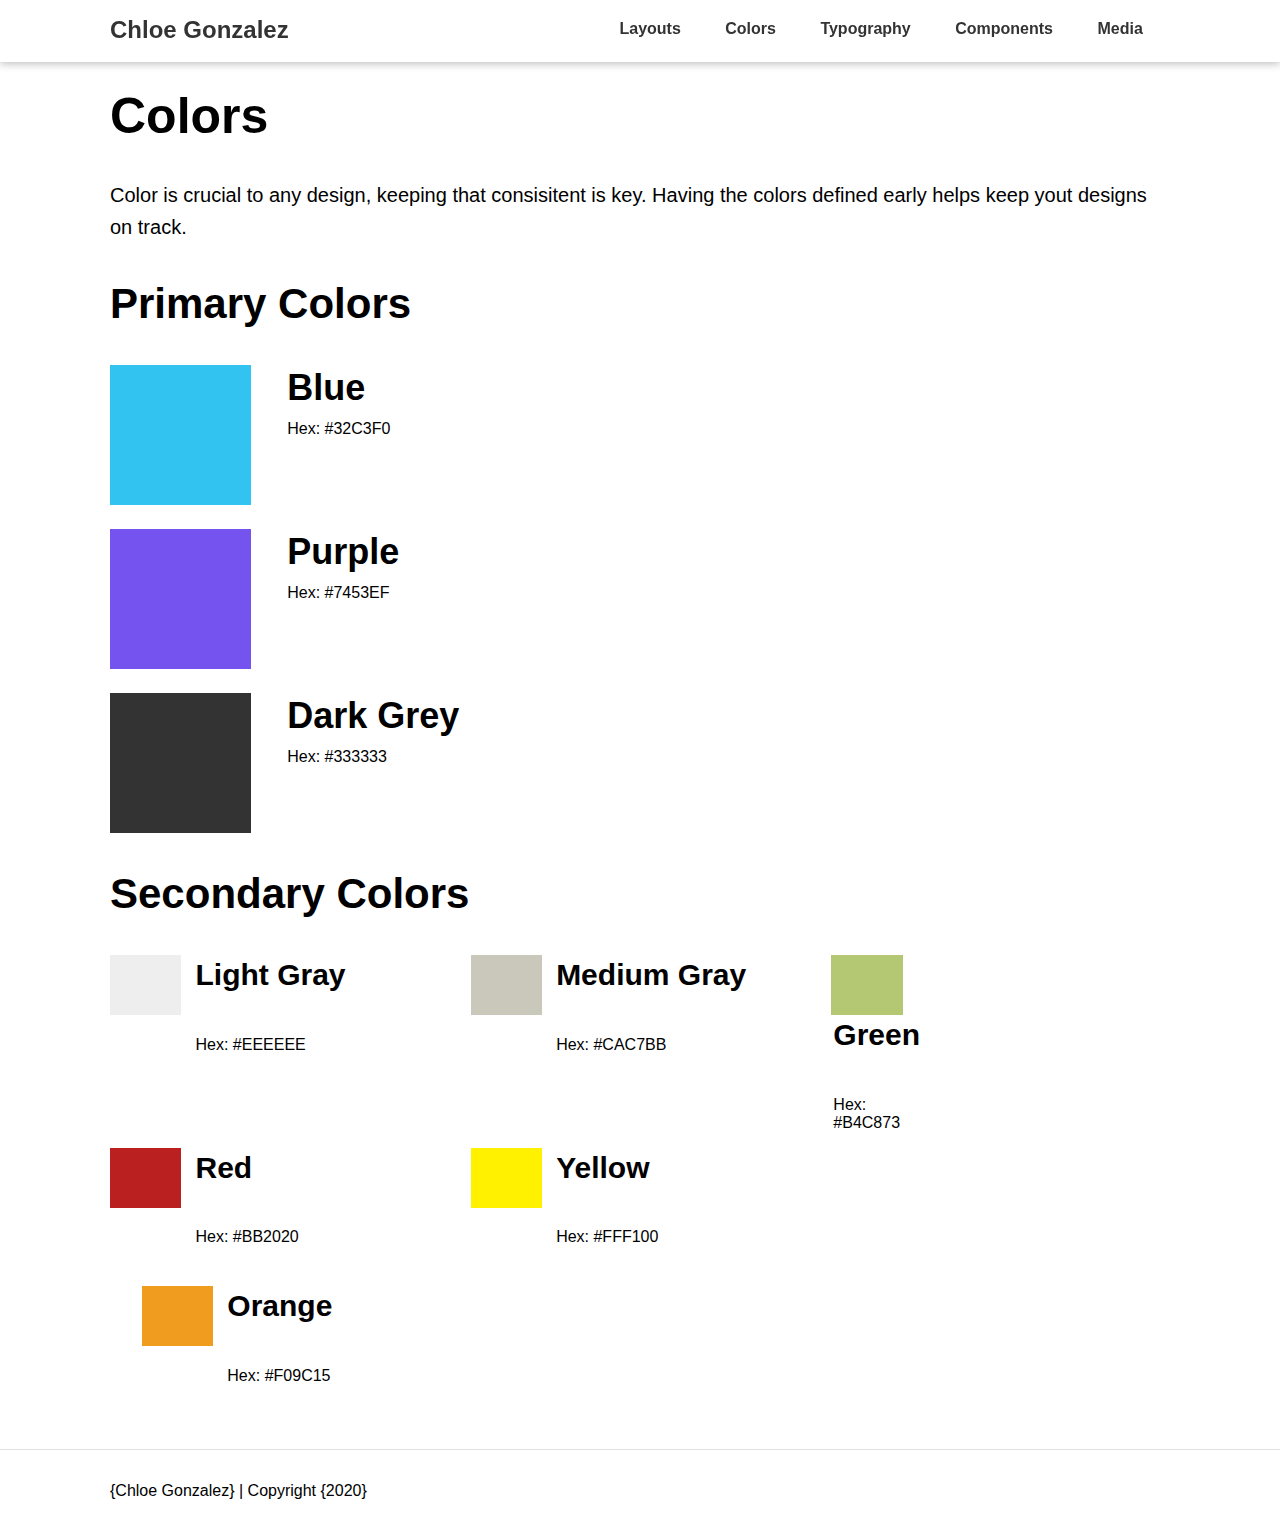
<file: colors.html>
<!DOCTYPE html>
<html lang="en">
<head>
    
    <!-- Basic Page Needs
--------------------------------------------- -->
    <meta charset="utf-8">
    <title>{Your Name} - Colors</title>
    
    <! -- Mobile Specific Needs
    ----------------------------------------------------- -->
    <meta name="viewport" content="width=device-width, initial-scale=1">
    
    <!-- CSS
-------------------------------------------------------- -->
    <link rel="stylesheet" href="css/normalize.css">
    <link rel="stylesheet" href="css/style.css">
    
    </head>
    
    <body class="colors">
    
        <nav>
            <div class="container">
            <div class="logo four columns">
                <a href="/">Chloe Gonzalez</a>
                </div>
                <div class="topnav eight columns">
                    <ul>
                        <li><a href="layouts.html">Layouts</a></li>
                        <li><a href="colors.html" class="active">Colors</a></li>
                        <li><a href="typography.html">Typography</a></li>
                        <li><a href="components.html">Components</a></li>
                        <li><a href="media.html">Media</a></li>
                        <li class="mobile"><a><span style="cursor:pointer" onclick="openNav()">&#9776;Menu</span></a></li>
                    </ul>
                </div>
            </div>
        </nav>
        
        <div id="slidevav" class="slidenav">
            <a href="javascript:void(0)" class="closebtn" onclick="closeNav()">&times;</a>
            <a href="layouts.html">Layouts</a>
            <a href="colors.html">Colors</a>
            <a href="typography.html">Typography</a>
            <a href="components.html">Components</a>
            <a href="media.html">Media</a>
        </div>
        
        <!-- Primary Page Layout
-------------------------------------------------- -->
        <div class="container">
            
            <ul class="bradcrumb">
                <li><a href="/">Home</a></li>
                <li>Colors</li>
            </ul>
            
            <h1>Colors</h1>
            <p Class="lead">Color is crucial to any design, keeping that consisitent is key. Having the colors defined early helps keep yout designs on track.</p>
            <h2>Primary  Colors</h2>
            <div class="row primary">
                <div class="two columns">
                    <div class="color primary-1">
                    </div>
                </div>
                <div class="ten columns">
                    <h3>Blue</h3>
                    <p>Hex: #32C3F0</p>
                </div>
            </div>
            
            <div class="row primary">
                <div class="two columns">
                    <div class="color primary-2">
                    </div>
                </div>
                <div class="ten columns">
                    <h3>Purple</h3>
                    <p>Hex: #7453EF</p>
                </div>
            </div>
            
            <div class="row primary">
                <div class="two columns">
                    <div class="color primary-3">
                    </div>
                </div>
                <div class="ten columns">
                    <h3>Dark Grey</h3>
                    <p>Hex: #333333</p>
                </div>
            </div>
            
            <h2>Secondary Colors</h2>
            <div class="row">
                <div class="four columns">
                    <div class="three columns">
                        <div class="color secondary-1"></div>
                    </div>
                    <div class="eight columns">
                        <h4>Light Gray</h4>
                        <p>Hex: #EEEEEE</p>
                    </div>
                </div>
                
                <div class="four columns">
                    <div class="three columns">
                        <div class="color secondary-2"></div>
                    </div>
                    <div class="eight columns">
                        <h4>Medium Gray</h4>
                        <p>Hex: #CAC7BB</p>
                    </div>
                </div>
                
                <div class="four columns">
                    <div class="three columns">
                        <div class="color secondary-3">
                        </div>
                        <div class="eigt columns">
                            <h4>Green</h4>
                            <p>Hex: #B4C873</p>
                    </div>
                </div>
            </div>
                
                <div class="row">
                    <div class="four columns">
                        <div class="three columns">
                            <div class="color secondary-4"></div>
                        </div>
                        <div class="eight columns">
                            <h4>Red</h4>
                            <p>Hex: #BB2020</p>
                        </div>
                    </div>
                    
                    <div class="four columns">
                        <div class="three columns">
                            <div class="color secondary-5"></div>
                        </div>
                        <div class="eight columns">
                            <h4>Yellow</h4>
                            <p>Hex: #FFF100</p>
                        </div>
                    </div>
                </div>
                
                <div class="four columns">
                    <div class="three columns">
                        <div class="color secondary-6"></div>
                    </div>
                    <div class="eight columns">
                        <h4>Orange</h4>
                        <p>Hex: #F09C15</p>
                    </div>
                </div>
            </div>
        </div>
        
        <footer>
            <div class="container">
                <p>{Chloe Gonzalez}   |   Copyright {2020}</p>
            </div>
        </footer>
        
        <!-- End Document
----------------------------------------------------------- -->
        
        <script scr="./script.js"></script>
        
    </body>
</html>
</file>
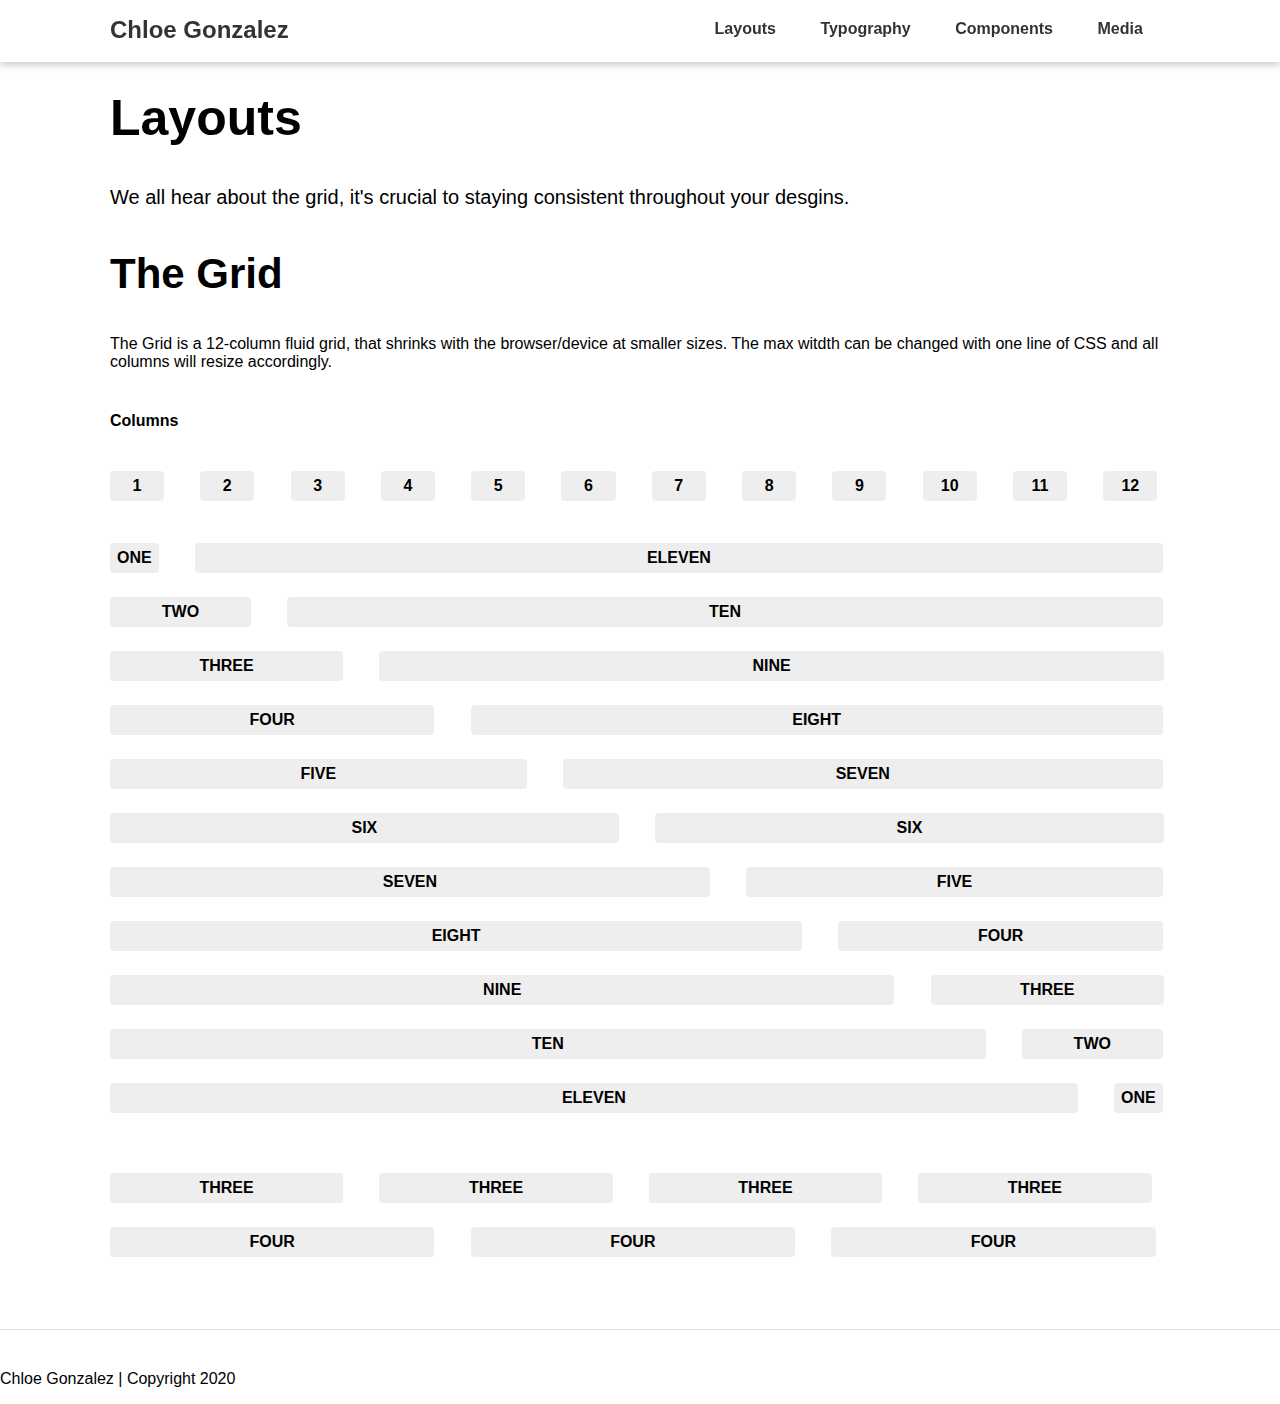
<file: layouts.html>
<!DOCTYPE html>
<html lang="en">
<head>

  <!-- Basic Page Needs
  –––––––––––––––––––––––––––––––––––––––––––––––––– -->
  <meta charset="utf-8">
  <title>{Chloe Gonzalez} - Layouts</title>

  <!-- Mobile Specific Metas
  –––––––––––––––––––––––––––––––––––––––––––––––––– -->
  <meta name="viewport" content="width=device-width, initial-scale=1">

  <!-- CSS
  –––––––––––––––––––––––––––––––––––––––––––––––––– -->
  <link rel="stylesheet" href="css/normalize.css">
  <link rel="stylesheet" href="css/style.css">

</head>
<body class="layouts">

  <nav>
  <div class="container">
  	<div class="logo four columns">
	  	<a href="/">Chloe Gonzalez</a>
      </div>
      <div class="topnav eight columns">
          <ul>
              <li><a href="layouts.html" class="active">Layouts</a></li>
              <li><a href="colors.html">Typography</a></li>
              <li><a href="components.html">Components</a></li>
              <li><a href="media.html">Media</a></li>
              <li class="mobile"><a><span style="cursor:pointer" onclick="openNav()">&#9776; Menu</span></a></li>
          </ul>
      </div>
      </div>
    </nav>
	    
    <div id="slidenav" class="slidenav">
        <a href="javascript:void(0)" class="closebtn" onclick="closeNav()">&times;</a>
        <a href="layouts.html">Layouts</a>
        <a href="colors.html">Colors</a>
        <a href="typography.html">Typography</a>
        <a href="components.html">Media</a>
    </div>
    
    <!-- Primary Page Layout
----------------------------------------------------- -->
    <div class="container">
        
        <ul class="breadcrumb">
            <li><a href="/">Home</a></li>
            <li>Layouts</li>
        </ul>
        <h1>Layouts</h1>
        <p class="lead">We all hear about the grid, it's crucial to staying consistent throughout your desgins.</p>
        
        <h2>The Grid</h2>
        <p>The Grid is a 12-column fluid grid, that shrinks with the browser/device at smaller sizes. The max witdth can be changed with one line of CSS and all columns will resize accordingly.</p>
    
    <div class="example-grid docs-example">
        <h6>Columns</h6>
        <div class="row">
            <div class="one columns">1</div>
            <div class="one columns">2</div>
            <div class="one columns">3</div>
            <div class="one columns">4</div>
            <div class="one columns">5</div>
            <div class="one columns">6</div>
            <div class="one columns">7</div>
            <div class="one columns">8</div>
            <div class="one columns">9</div>
            <div class="one columns">10</div>
            <div class="one columns">11</div>
            <div class="one columns">12</div>
        </div>
        <br>
        <div class="row">
        <div class="one column">One</div>
            <div class="eleven columns">Eleven</div>
        </div>
        <div class="row">
            <div class="two columns">Two</div>
            <div class="ten columns">Ten</div>
        </div>
        <div class="row">
            <div class="three columns">Three</div>
            <div class="nine columns">Nine</div>
        </div>
        <div class="row">
            <div class="four columns">Four</div>
            <div class="eight columns">Eight</div>
        </div>
        <div class="row">
            <div class="five columns">Five</div>
            <div class="seven columns">Seven</div>
        </div>
        <div class="row">
            <div class="six columns">Six</div>
            <div class="six columns">Six</div>
        </div>
        <div class="row">
            <div class="seven columns">Seven</div>
            <div class="five columns">Five</div>
        </div>
        <div class="row">
            <div class="eight columns">Eight</div>
            <div class="four columns">Four</div>
        </div>
        <div class="row">
            <div class="nine columns">Nine</div>
            <di class="three columns">Three</di>
        </div>
        <div class="row">
            <div class="ten columns">Ten</div>
            <div class="two columns">Two</div>
        </div>
        <div class="row">
            <div class="eleven columns">Eleven</div>
            <div class="one column">One</div>
        </div>
        <br>
        <br>
        <div class="row">
            <div class="three columns">Three</div>
            <div class="three columns">Three</div>
            <div class="three columns">Three</div>
            <div class="three columns">Three</div>
        </div>
        <div class="row">
            <div class="four columns">Four</div>
            <div class="four columns">Four</div>
            <div class="four columns">Four</div>
        </div>
    </div>
	</div>
    <footer>
        <div class="containter">
            <p>Chloe Gonzalez   |      Copyright  2020</p>
        </div>
    </footer>
    
    <!--- End Document
    -------------------------------------------- -->
    
    <script src="./script.js"></script>
    </body>
</html>
</file>
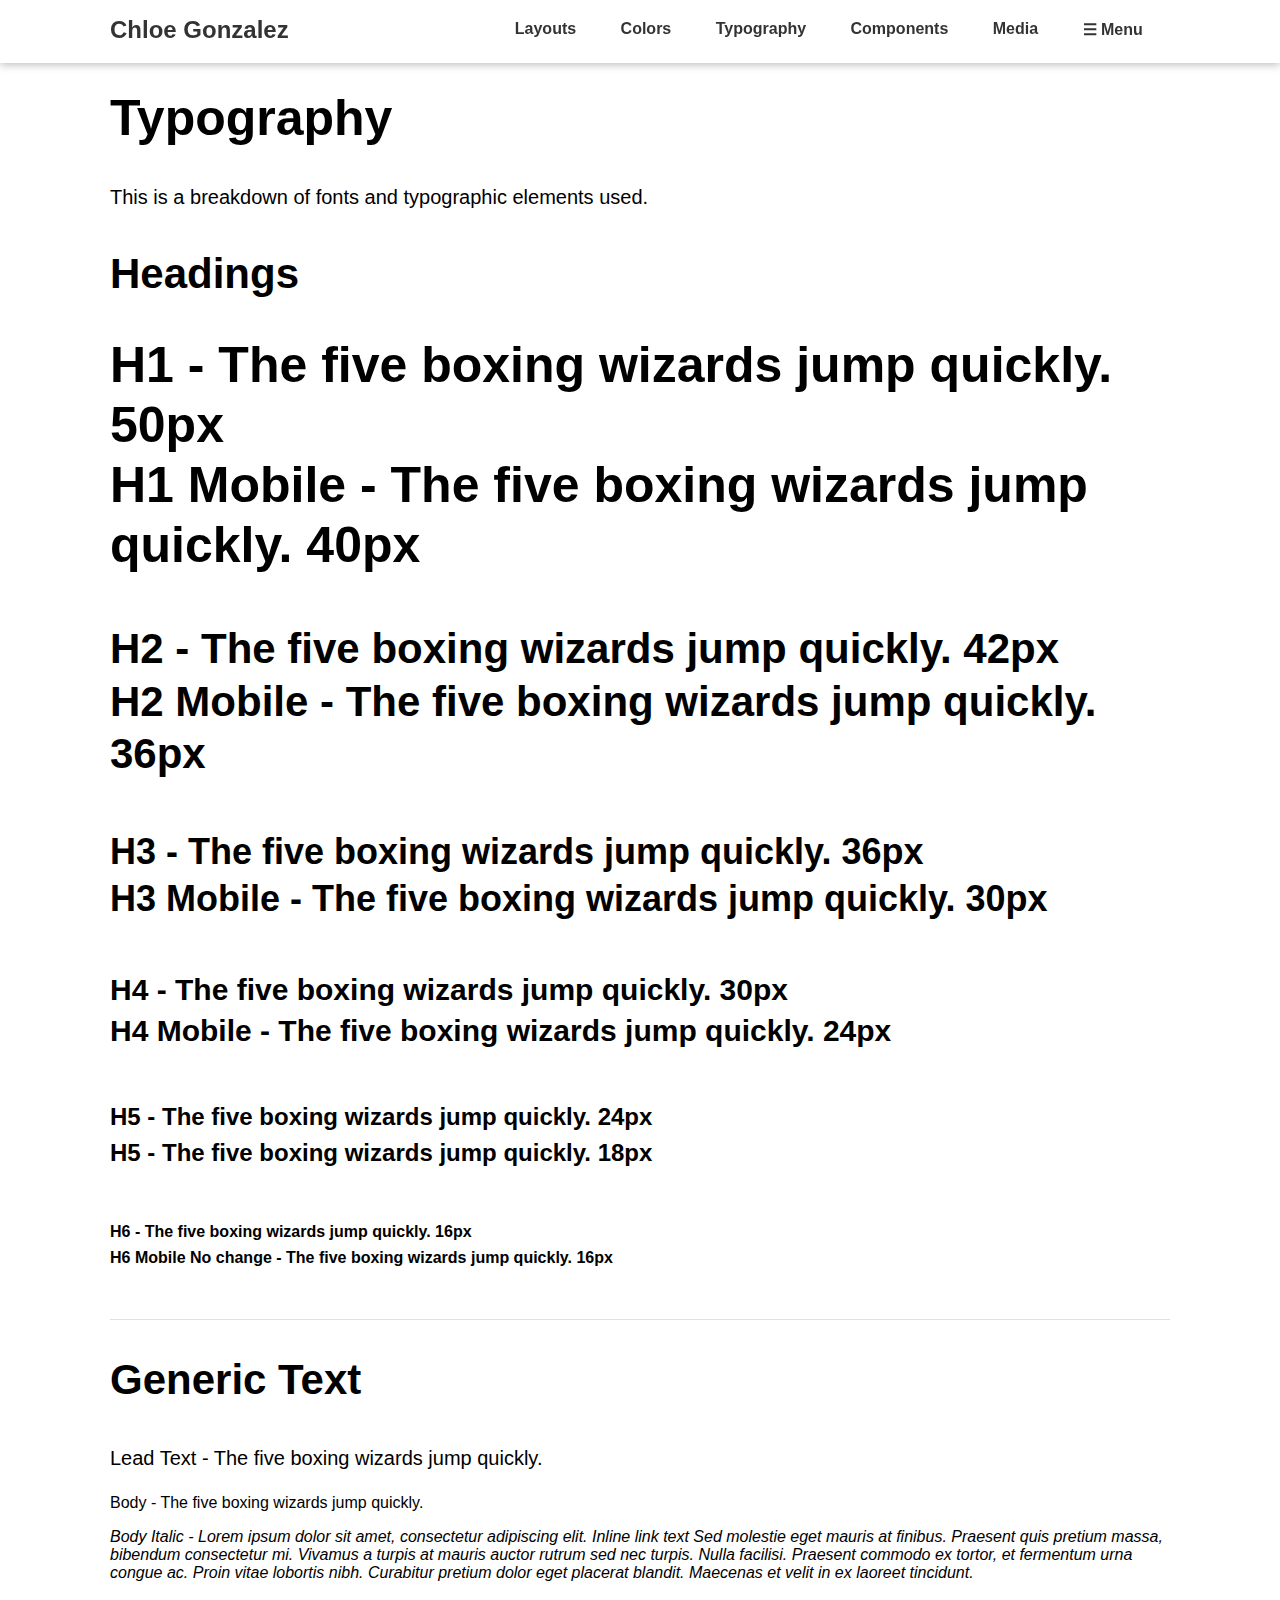
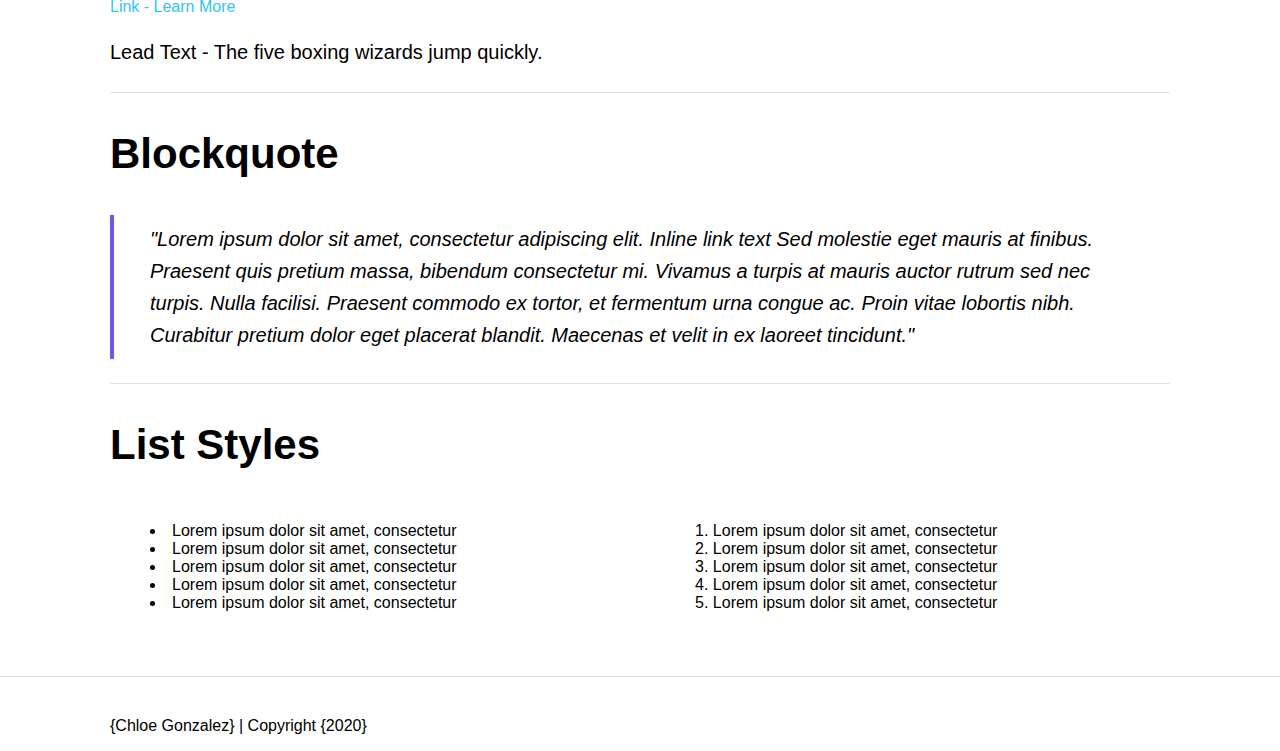
<file: typography.html>
<!DOCTYPE html>
<html lang="en">
<head>
    
<!-- Basic Page Needs
---------------------------------------- -->
<meta charset="utf-8">
<title>{Chloe Gonzalez} - Colors</title>
    
<!-- Mobile Specific Metas
---------------------------------------- -->
<meta name="viewport" content="width=device-width, initial-scale=1">
    
<!-- CSS
---------------------------------------- -->
<link rel="stylesheet" href="css/normalize.css">
<link rel="stylesheet" href="css/style.css">
    
</head>
    
<body class="typography">
    
    <nav>
        <div class="container">
            <div class="logo four columns">
                <a href="/">Chloe Gonzalez</a>
            </div>
            <div class="topnav eight columns">
                <ul>
                    <li><a href="layouts.html">Layouts</a></li>
                    <li><a href="colors.html">Colors</a></li>
                    <li><a href="typography.html" class="active">Typography</a></li>
                    <li><a href="components.html">Components</a></li>
                    <li><a href="media.html">Media</a></li>
                    <li class="moblie"><a><span style="cursor:pointer" onclick="openNav()">&#9776; Menu</span></a></li>
                </ul>
            </div>
        </div>
    </nav>
    
    <!-- Primary Page Layout
--------------------------------------------------- -->
    <div class="container">
        
        <ul class="breadcrumb">
            <li><a href="/">Home</a></li>
            <li>Typography</li>
        </ul>
        
        <h1>Typography</h1>
        <p class="lead">This is a breakdown of fonts and typographic elements used.</p>
        
    <h2>Headings</h2>
    <div class="row">
        <h1>H1 - The five boxing wizards jump quickly. 50px</h1>
        <h1 class="mobile">H1 Mobile - The five boxing wizards jump quickly. 40px</h1>
    </div>
    <div class="row">
        <h2>H2 - The five boxing wizards jump quickly. 42px</h2>
        <h2 class="mobile">H2 Mobile - The five boxing wizards jump quickly. 36px</h2>
    </div>
    <div class="row">
        <h3>H3 - The five boxing wizards jump quickly. 36px</h3>
        <h3 class="mobile">H3 Mobile - The five boxing wizards jump quickly. 30px</h3>
    </div>
    <div class="row">
        <h4>H4 - The five boxing wizards jump quickly. 30px</h4>
        <h4 class="mobile">H4 Mobile - The five boxing wizards jump quickly. 24px</h4>
    </div>
    <div class="row">
        <h5>H5 - The five boxing wizards jump quickly. 24px</h5>
        <h5 class="mobile">H5 - The five boxing wizards jump quickly. 18px</h5>
    </div>
    <div class="row">
        <h6>H6 - The five boxing wizards jump quickly. 16px</h6>
        <h6 class="mobile">H6 Mobile No change - The five boxing wizards jump quickly. 16px</h6>
    </div>
        
    <hr>
    
    <h2>Generic Text</h2>
        
    <p class="lead">Lead Text - The five boxing wizards jump quickly.</p>
        
    <p>Body - The five boxing wizards jump quickly.</p>
    
    <p class="italic">Body Italic - Lorem ipsum dolor sit amet, consectetur adipiscing elit. Inline link text Sed molestie eget mauris at finibus. Praesent quis pretium massa, bibendum consectetur mi. Vivamus a turpis at mauris auctor rutrum sed nec turpis. Nulla facilisi. Praesent commodo ex tortor, et fermentum urna congue ac. Proin vitae lobortis nibh. Curabitur pretium dolor eget placerat blandit. Maecenas et velit in ex laoreet tincidunt.</p>
    
    <a href="#">Link - Learn More</a>
    
    <p class="lead">Lead Text - The five boxing wizards jump quickly.</p>
        
    <hr>
    
    <h2>Blockquote</h2>
    
    <blockquote>
        "Lorem ipsum dolor sit amet, consectetur adipiscing elit. Inline link text Sed molestie eget mauris at finibus. Praesent quis pretium massa, bibendum consectetur mi. Vivamus a turpis at mauris auctor rutrum sed nec turpis. Nulla facilisi. Praesent commodo ex tortor, et fermentum urna congue ac. Proin vitae lobortis nibh. Curabitur pretium dolor eget placerat blandit. Maecenas et velit in ex laoreet tincidunt."
        </blockquote>
        
        <hr>
        
    <h2>List Styles</h2>
        
    <div class="row">
        <div class="six columns">
            <ul>
                <li>Lorem ipsum dolor sit amet, consectetur</li>
                <li>Lorem ipsum dolor sit amet, consectetur</li>
                <li>Lorem ipsum dolor sit amet, consectetur</li>
                <li>Lorem ipsum dolor sit amet, consectetur</li>
                <li>Lorem ipsum dolor sit amet, consectetur</li>
            </ul>
        </div>
        <div class="six columns">
            <ol>
                <li>Lorem ipsum dolor sit amet, consectetur</li>
                <li>Lorem ipsum dolor sit amet, consectetur</li>
                <li>Lorem ipsum dolor sit amet, consectetur</li>
                <li>Lorem ipsum dolor sit amet, consectetur</li>
                <li>Lorem ipsum dolor sit amet, consectetur</li>
            </ol>
        </div>
    </div>
        
    </div>
    
    <footer>
        <div class="container">
            <p>{Chloe Gonzalez}  |  Copyright {2020}</p>
        </div>
    </footer>
    
    <!-- End Document
----------------------------------------------------- -->
    
    <script src="./script.js"></script>
    
</body>
</html>
</file>
<file: css/style.css>
.home {background: linear-gradient(180deg, #00C5FF 0%, #00C873 100%) no-repeat;color: #FFF;height: 100vh;margin: 0;}.home .container {padding-top: 40vh;text-align: center;}.home p {margin-bottom: 0;}.home h1 {margin-top: 0;}
/* Navigation
------------------------------------------ */
nav {
    position: fixed;
    background: #FFF;
    top: 0;
    left: 0;
    width: 100%;
    z-index: 1;
    box-shadow: 0 2px 8px 0 rgba(0,0,0,0.25);
}
nav a {
    color: #333;
    font-weight: bold;
}
nav .topnav li.mobile {
    display: none;
}
@media (max-width: 903px) {
    nav .topnav ul li {
        display:none;
    }
    nav .topnav ul li.mobile {
        display: inline-block;
    }
    nav .eight.columns,
    nav .four.columns {
        width: 48%;
    }}
    .logo {
        font-size: 24px;
        margin-top: 16px;
    }
    .logo a:hover {
        color: #7453EF;
        text-decoration: none;
    }
    .topnav {
        text-align: right;
    }
    .topnav ul {
        margin: 0;
        padding: 0;
    }
    .topnav ul li {
        display: inline-block;
        vertical-align:top;
    }
    .topnav a {
        padding: 20px;
        border-bottom: 4px solid #FFF;
        display: block;
        transition: background-color 0.8s ease;
    }
    .topnav a:hover {
        background: #7453EF;
        border-bottom: 4px solid #7453EF;
        color: #FFF;
        text-decoration: none;
    }
    .slidenav {
        height: 100%;
        width: 0;
        position: fixed;
        z-index: 1;
        top: 0;
        left: 0;
        background-color: #111;
        overflow-x: hidden;
        transition: 0.5;
        padding-top: 60px;
    }
    .slidenav a {
        padding: 8px 8px 8px 32px;
        text-decoration: none;
        color: #818181;
        display: block;
        transition: 0.3s;
    }
    .slidenav a:hover {
        color: #f1f1f1;
        text-decoration: none;
    }
    .slidenav .closebtn {
        position: absolute;
        top: 0;
        right: 25px;
        font-size: 36px;
        margin-left: 50px;
    }}
    @media screen and (max-height: 450px) {
        .slidenav {
            padding-top: 15px;
        }
        .slidenav a {
            font-size: 18px;
    }
}
    /* Breadcrumbs
    ------------------------------------------------- */
    ul.breadcrumb {
        padding: 10px 16px 10px 0;
        list-style: none;
    }
    ul.breadcrumb li {
        display: inline;
    }
    ul.breadcrumb li+li:before {
        padding: 8px;
        color: black;
        content: "/\00a0";
    }
    /* Grid
    ----------------------------------------- */
    .container {
        position: relative;
        max-width: 1060px;
        margin: 0 auto;
        padding: 0 20px;
    }
    .column,
    .columns {
        display: inline-block;
        vertical-align: top;
        margin-left: 3%;
    }
    .column:first-child,
    .columns:first-child {
        margin-left: 0;
    } 
    .one.column {
        width: 4.6%;
    }
    .one.columns {
        width: 5.1%
    }
    .two.columns {
        width: 13.3%;
    }
    .three.columns {
        width: 22%;
    }
    .four.columns {
        width: 30.6%;
    }
    .five.columns {
        width: 39.3%
    }
    .six.columns {
        width: 48%;
    }
    .seven.columns {
        width: 56.6%
    }
    .eight.columns {
        width: 65.3%;
    }
    .nine.columns {
        width: 74.0%;
    }
    .ten.columns {
        width: 82.6%;
    }
    .eleven.columns {
        width: 91.3%;
    }
    .twelve.columns {
        width: 100%;
        margin-left: 0;
    }
    @media (max-width: 550px) {
        .one.column,
        .one.columns,
        .two.columns,
        .three.columns,
        .four.columns,
        .five.columns,
        .six.columns,
        .seven.columns,
        .eight.columns,
        .nine.columns,
        .ten.columns,
        .eleven.columns,
        .twelve.columns {
            width: 100%;
        }
        .column,
        .columns {
            margin-left: 0%;
        }
    }
    .example-grid .column,
    .example-grid .columns {
        background: #EEE;
        text-align: center;
        border-radius: 4px;
        text-transform: uppercase;
        height: 30px;
        line-height: 30px;
        margin-bottom: 24px;
        font-weight: 600;
    }
    /* Footer
    ------------------------------------------------- */
    footer {
        border-top: 1px solid #E1E1E1;
        margin-top: 48px;
        padding: 24px 0 0;
    }
/* Color Styles
    ------------------------------------------------- */
    .colors .row {
        margin-bottom: 24px;
    }
    .colors h3 {
        margin: 0;
    }
    .colors h4 {
        margin-top: 0;
    }
    .colors p {
        margin-top: 8px;
    }
    .color {
        width: 100%;
        height: 60px;
    }
    
    /* Primary Colors
    --------------------------------------------- */
    .primary .primary-1,
    .primary .primary-2,
    .primary .primary-3 {
        height: 140px;
    }
    .primary-1 {
        background: #32C3F0;
    }
    .primary-2 {
        background: #7453EF;
    }
    .primary-3 {
        background: #333;
    }
    
    /* Secondary Colors
    ---------------------------------------------- */
    .secondary-1 {
        background: #EEE;
    }
    .secondary-2 {
        background: #CAC7BB;
    }
    .secondary-3 {
        background: #B4C873;
    }
    .secondary-4 {
        background: #BB2020;
    }
    .secondary-5 {
        background: #FFF100
    }
    .secondary-6 {
        background: #F09C1F
    }
 /* Typography Page Specifics
    ------------------------------------------------ */
    .typography .row {
        margin-bottom: 48px;
    }
    .typography .row h1,
    .typography .row h2,
    .typography .row h3,
    .typography .row h4,
    .typography .row h5,
    .typography .row h6 {
        margin: 0;
    }
    
    /* Typography
    ------------------------------------------------ */
    h1, h2, h3, h4, h5, h6 {
        font-weight: bold;
    }
    h1 {
        font-size: 50px;
        line-height: 1.2;
    }
    h2 {
        font-size: 42px;
        line-height: 1.25;
    }
    h3 {
        font-size: 36px;
        line-height: 1.3;
    }
    h4 {
        font-size: 30px;
        line-height: 1.35;
    }
    h5 {
        font-size: 24px;
        line-height: 1.5;
    }
    h6 {
        font-size: 16px;
        line-height: 1.6;
    }
    h1. mobile {
       font-size: 40px; 
    }
    h2. mobile {
        font-size: 36px;
    }
    h3. mobile {
        font-size: 30px;
    }
    h4. mobile {
        font-size: 24px;
    }
    h5. mobile {
        font-size: 18px;
    }
    h6. mobile {
        font-size: 16px;
    }
    @media (max-width: 550px) {
        h1 {
            font-size: 40px;
    }
        h2 {
            font-size: 36px;
        }
        h3 {
            font-size: 30px;
        }
        h4 {
            font-size: 24px;
        }
        h5 {
            font-size: 18px;
        }
        h6 {
            font-size: 16px;
        }
        .mobile {
            display: none;
        }
    }
    hr {
        margin-top: 24px;
        margin-bottom: 24px;
        border-width: 0;
        border-top: 1px solid #E1E1E1;
    }
    p.lead {
        font-size: 20px;
        line-height: 1.6;
    }
    p.italic {
        font-style: italic;
    }
    /* Links
    ------------------------------------------------- */
    a{
        color: #32C3F0;
        text-decoration: none;
    }
    a:hover {
        color: #2799BD;
        text-decoration: underline;
    }
    /* Blockquote
    ------------------------------------------------ */
    blockquote {
        border-left: 4px solid #7453EF;
        font-style: italic;
        font-size: 20px;
        line-height: 1.6;
        margin-left: 0;
        padding: 8px 0 8px 36px;
    }
    
    
    /* Lists
    ---------------------------------------------- */
    ul {
        list-style: disc inside;
    }
    ol {
        list-style: decimal inside;
    }
</file>
